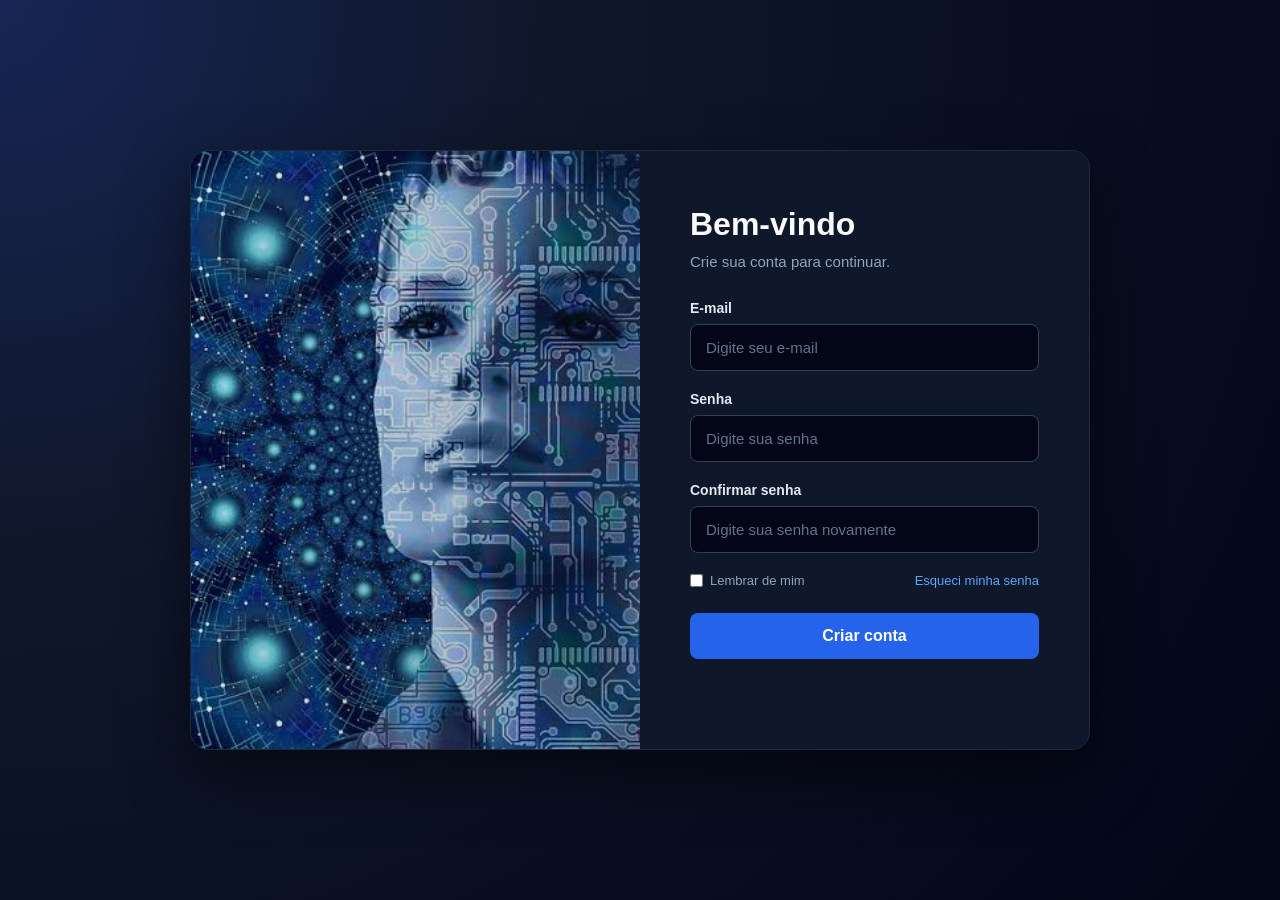
<file: proj01/src/index.html>
<!DOCTYPE html>
<html lang="pt-BR">
<head>
    <meta charset="UTF-8">
    <meta name="viewport" content="width=device-width, initial-scale=1.0">

    <title>Tela de Login</title>

    <link rel="stylesheet" href="style.css">
</head>

<body>

    <main class="login-container">

        <section class="login-card">

            <!-- Imagem -->
            <div class="login-image">
                <img src="../imagens/login.jpeg" alt="Imagem da tela de login">
            </div>

          
            <div class="login-content">

                <h1>Bem-vindo</h1>

                <p class="subtitle">
                    Crie sua conta para continuar.
                </p>

                <form id="loginForm">

                    
                    <div class="input-group">
                        <label for="email">E-mail</label>

                        <input
                            type="email"
                            id="email"
                            placeholder="Digite seu e-mail"
                            autocomplete="email"
                            required
                        >
                    </div>

                   
                    <div class="input-group">
                        <label for="password">Senha</label>

                        <input
                            type="password"
                            id="password"
                            placeholder="Digite sua senha"
                            autocomplete="new-password"
                            required
                        >
                    </div>

                   
                    <div class="input-group">
                        <label for="confirmPassword">Confirmar senha</label>

                        <input
                            type="password"
                            id="confirmPassword"
                            placeholder="Digite sua senha novamente"
                            autocomplete="new-password"
                            required
                        >
                    </div>

                
                    <div class="login-options">

                        <label class="remember">
                            <input type="checkbox" id="remember">
                            <span>Lembrar de mim</span>
                        </label>

                        <a href="esqueci-senha.html">Esqueci minha senha</a>

                    </div>

                    
                    <button type="submit">
                        Criar conta
                    </button>

                   
                    <p id="message"></p>

                </form>

            </div>

        </section>

    </main>

    <script src="script.js"></script>

</body>
</html>
</file>
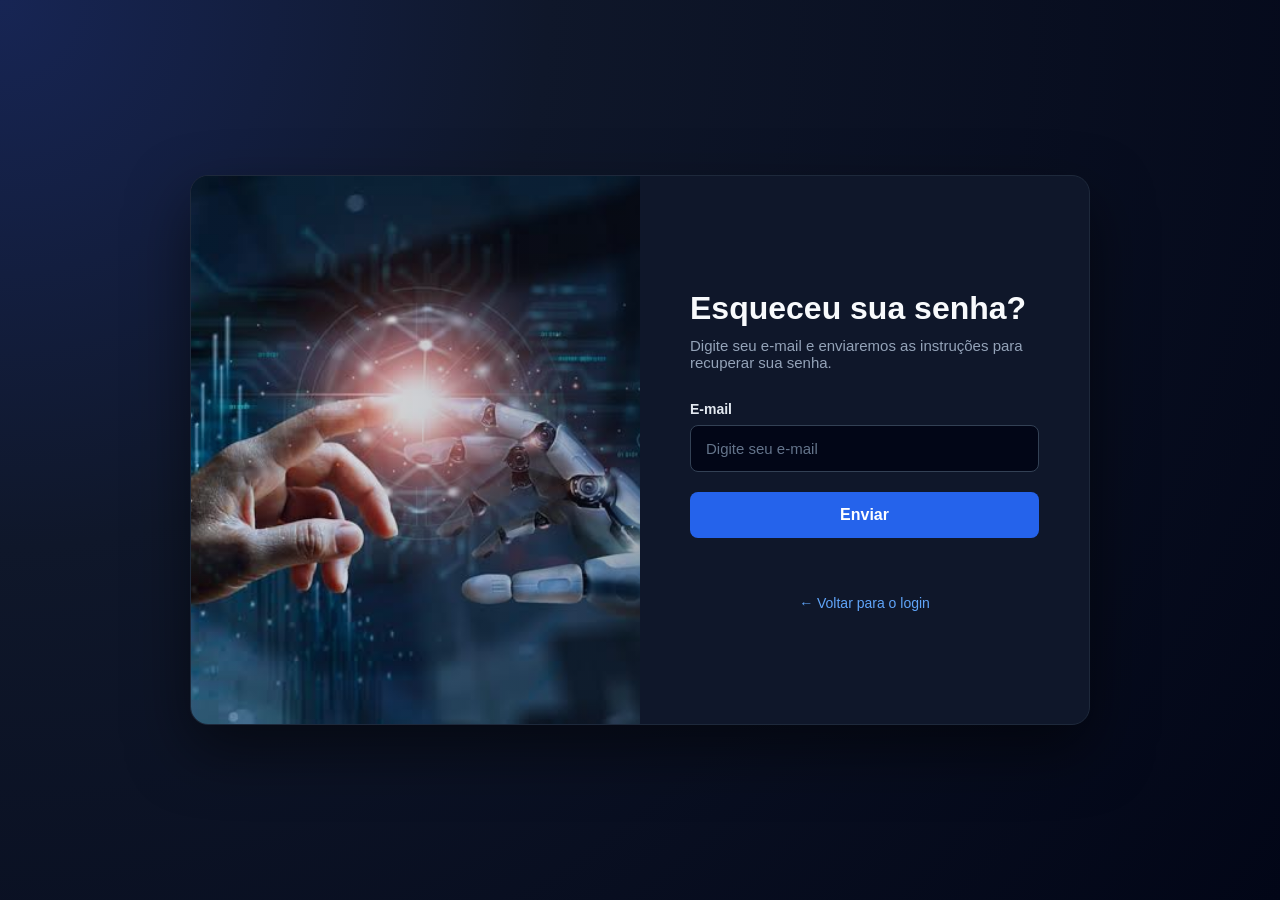
<file: proj01/src/esqueci-senha.html>
<!DOCTYPE html>
<html lang="pt-BR">

<head>
    <meta charset="UTF-8">
    <meta name="viewport" content="width=device-width, initial-scale=1.0">

    <title>Recuperar senha</title>

    <!-- Mesmo CSS utilizado na tela de login -->
    <link rel="stylesheet" href="style.css">
</head>

<body>

    <main class="login-container">

        <section class="login-card">

            <!-- Imagem -->
            <div class="login-image">
                <img
                    src="../imagens/senha.jpeg"
                    alt="Imagem de recuperação de senha"
                >
            </div>

            <!-- Conteúdo -->
            <div class="login-content">

                <h1>Esqueceu sua senha?</h1>

                <p class="subtitle">
                    Digite seu e-mail e enviaremos as instruções
                    para recuperar sua senha.
                </p>

                <form id="forgotPasswordForm">

                    <div class="input-group">

                        <label for="email">
                            E-mail
                        </label>

                        <input
                            type="email"
                            id="email"
                            placeholder="Digite seu e-mail"
                            autocomplete="email"
                            required
                        >

                    </div>

                    <button type="submit">
                        Enviar
                    </button>

                    <!-- Mensagem de sucesso ou erro -->
                    <p id="message"></p>

                </form>

                <a
                    href="index.html"
                    class="back-link"
                >
                    ← Voltar para o login
                </a>

            </div>

        </section>

    </main>

    <!-- JavaScript específico desta página -->
    <script src="esqueci-senha.js"></script>

</body>

</html>
</file>
<file: proj01/src/style.css>
* {
    margin: 0;
    padding: 0;
    box-sizing: border-box;
}

body {
    font-family: Arial, Helvetica, sans-serif;

    background:
        radial-gradient(
            circle at top left,
            #172554 0%,
            #0f172a 35%,
            #020617 100%
        );

    color: #f8fafc;

    min-height: 100vh;
}



.login-container {
    min-height: 100vh;

    display: flex;
    justify-content: center;
    align-items: center;

    padding: 25px;
}



.login-card {
    width: 900px;
    max-width: 100%;

    min-height: 550px;

    display: flex;

    background: #0f172a;

    border: 1px solid #1e293b;

    border-radius: 18px;

    overflow: hidden;

    box-shadow:
        0 25px 60px rgba(0, 0, 0, 0.5);
}


.login-image {
    width: 50%;

    position: relative;

    overflow: hidden;
}

.login-image::after {
    content: "";

    position: absolute;

    inset: 0;

    background:
        linear-gradient(
            90deg,
            rgba(15, 23, 42, 0.05),
            rgba(15, 23, 42, 0.35)
        );
}

.login-image img {
    width: 100%;
    height: 100%;

    object-fit: cover;

    display: block;

    transition: transform 0.5s ease;
}

.login-card:hover .login-image img {
    transform: scale(1.04);
}


.login-content {
    width: 50%;

    padding: 55px 50px;

    display: flex;
    flex-direction: column;
    justify-content: center;
}

.login-content h1 {
    font-size: 32px;

    margin-bottom: 10px;

    color: #f8fafc;
}

.subtitle {
    color: #94a3b8;

    font-size: 15px;

    margin-bottom: 30px;
}



.input-group {
    margin-bottom: 20px;
}

.input-group label {
    display: block;

    margin-bottom: 8px;

    font-size: 14px;

    font-weight: bold;

    color: #e2e8f0;
}

.input-group input {
    width: 100%;

    padding: 14px 15px;

    border: 1px solid #334155;

    border-radius: 8px;

    background: #020617;

    color: #f8fafc;

    font-size: 15px;

    outline: none;

    transition:
        border-color 0.2s ease,
        box-shadow 0.2s ease,
        background 0.2s ease;
}

.input-group input::placeholder {
    color: #64748b;
}

.input-group input:focus {
    border-color: #3b82f6;

    background: #0b1120;

    box-shadow:
        0 0 0 3px rgba(59, 130, 246, 0.15);
}



.login-options {
    display: flex;

    justify-content: space-between;

    align-items: center;

    margin-bottom: 25px;

    font-size: 13px;
}

.remember {
    display: flex;

    align-items: center;

    gap: 7px;

    color: #94a3b8;

    cursor: pointer;
}

.remember input {
    accent-color: #3b82f6;

    cursor: pointer;
}

.login-options a {
    color: #60a5fa;

    text-decoration: none;

    transition: color 0.2s ease;
}

.login-options a:hover {
    color: #93c5fd;

    text-decoration: underline;
}



button {
    width: 100%;

    padding: 14px;

    border: none;

    border-radius: 8px;

    background: #2563eb;

    color: #ffffff;

    font-size: 16px;

    font-weight: bold;

    cursor: pointer;

    transition:
        background 0.2s ease,
        transform 0.2s ease,
        box-shadow 0.2s ease;
}

button:hover {
    background: #1d4ed8;

    box-shadow:
        0 8px 20px rgba(37, 99, 235, 0.25);

    transform: translateY(-1px);
}

button:active {
    transform: translateY(0);
}


#message {
    min-height: 20px;

    text-align: center;

    margin-top: 15px;

    font-size: 14px;

    font-weight: 500;

    transition: 0.2s ease;
}




@media (max-width: 700px) {

    .login-container {
        padding: 15px;
    }

    .login-card {
        flex-direction: column;

        min-height: auto;
    }

    .login-image {
        width: 100%;

        height: 220px;
    }

    .login-content {
        width: 100%;

        padding: 35px 25px;
    }

    .login-content h1 {
        font-size: 28px;
    }
}


@media (max-width: 400px) {

    .login-options {
        flex-direction: column;

        align-items: flex-start;

        gap: 12px;
    }
}


.back-link {
    display: block;

    margin-top: 22px;

    text-align: center;

    color: #60a5fa;

    font-size: 14px;

    text-decoration: none;

    transition: color 0.2s ease;
}

.back-link:hover {
    color: #93c5fd;

    text-decoration: underline;
}
</file>
